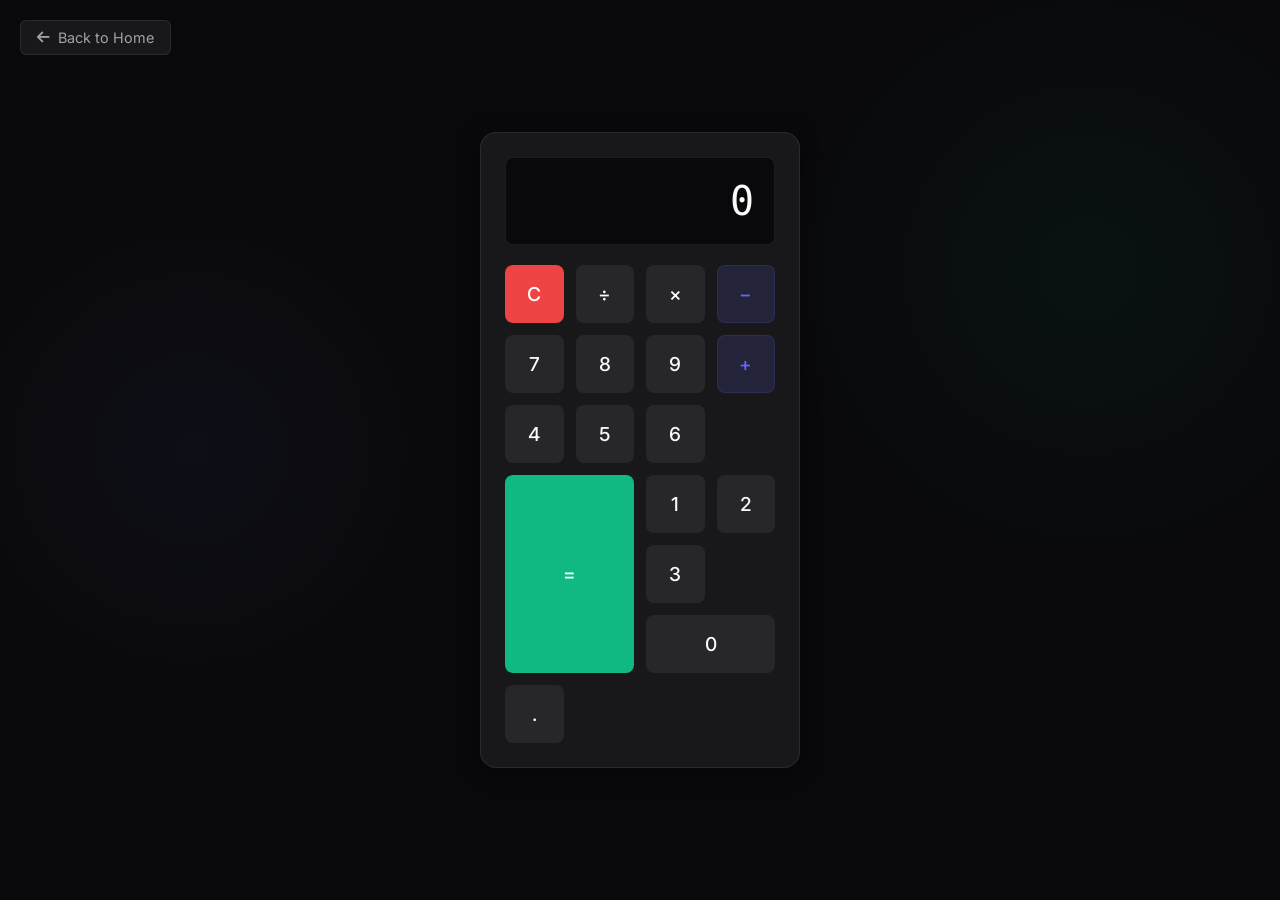
<file: tools/calculator/index.html>
<!DOCTYPE html>
<html lang="en">
<head>
    <meta charset="UTF-8">
    <meta name="viewport" content="width=device-width, initial-scale=1.0">
    <title>Calculator</title>
    <link href="https://fonts.googleapis.com/css2?family=Inter:wght@400;500;600&display=swap" rel="stylesheet">
    <link rel="stylesheet" href="https://cdnjs.cloudflare.com/ajax/libs/font-awesome/6.4.0/css/all.min.css">
    <link rel="stylesheet" href="../../style.css">
    <style>
        * { box-sizing: border-box; margin: 0; padding: 0; }
        body, html {
            height: 100vh;
            display: flex;
            align-items: center;
            justify-content: center;
        }
        .calculator {
            background: var(--surface-color);
            border: 1px solid var(--border-color);
            border-radius: 16px;
            padding: 24px;
            box-shadow: var(--card-shadow);
            width: 320px;
        }
        .display {
            background: #09090b;
            border-radius: 8px;
            border: 1px solid var(--border-color);
            padding: 20px;
            text-align: right;
            font-size: 2.5rem;
            margin-bottom: 20px;
            color: var(--text-primary);
            min-height: 80px;
            word-wrap: break-word;
            font-family: monospace;
        }
        .buttons {
            display: grid;
            grid-template-columns: repeat(4, 1fr);
            gap: 12px;
        }
        button {
            border: 1px solid transparent;
            padding: 16px;
            font-size: 1.2rem;
            border-radius: 8px;
            cursor: pointer;
            font-family: inherit;
            background: var(--hover-bg);
            color: var(--text-primary);
            transition: all 0.2s;
            font-weight: 500;
        }
        button:hover { background: #3f3f46; border-color: var(--border-color); }
        button:active { transform: scale(0.95); }
        .operator { background: var(--accent-glow); color: var(--accent-color); border: 1px solid var(--accent-glow); }
        .operator:hover { background: var(--accent-color); color: white; }
        .equals { background: #10b981; color: white; grid-column: span 2; }
        .equals:hover { background: #059669; }
        .clear { background: #ef4444; color: white; }
        .clear:hover { background: #dc2626; }
        .back-btn {
            position: absolute;
            top: 20px;
            left: 20px;
            text-decoration: none;
            color: var(--text-secondary);
            background: var(--surface-color);
            border: 1px solid var(--border-color);
            padding: 8px 16px;
            border-radius: 6px;
            font-size: 0.9rem;
            transition: all 0.2s;
            display: flex;
            align-items: center;
            gap: 8px;
        }
        .back-btn:hover { color: var(--text-primary); border-color: var(--accent-color); }
    </style>
</head>
<body>
    <a href="../../" class="back-btn"><i class="fa-solid fa-arrow-left"></i> Back to Home</a>
    <div class="calculator">
        <div class="display" id="display">0</div>
        <div class="buttons">
            <button class="clear" onclick="clearDisplay()">C</button>
            <button onclick="append('/')">÷</button>
            <button onclick="append('*')">×</button>
            <button class="operator" onclick="append('-')">−</button>
            
            <button onclick="append('7')">7</button>
            <button onclick="append('8')">8</button>
            <button onclick="append('9')">9</button>
            <button class="operator" onclick="append('+')">+</button>
            
            <button onclick="append('4')">4</button>
            <button onclick="append('5')">5</button>
            <button onclick="append('6')">6</button>
            <button class="equals" style="grid-row: span 3;" onclick="calculate()">=</button>
            
            <button onclick="append('1')">1</button>
            <button onclick="append('2')">2</button>
            <button onclick="append('3')">3</button>
            
            <button style="grid-column: span 2;" onclick="append('0')">0</button>
            <button onclick="append('.')">.</button>
        </div>
    </div>

    <script>
        const display = document.getElementById('display');
        let current = '';

        function append(val) {
            if(current === '0' && val !== '.') current = '';
            current += val;
            updateDisplay();
        }

        function clearDisplay() {
            current = '0';
            updateDisplay();
        }

        function calculate() {
            try {
                // Warning: eval is used for simple demo purposes. In production, use a math parser.
                current = eval(current).toString();
            } catch (e) {
                current = 'Error';
            }
            updateDisplay();
        }

        function updateDisplay() {
            display.innerText = current || '0';
        }
    </script>
</body>
</html>
</file>
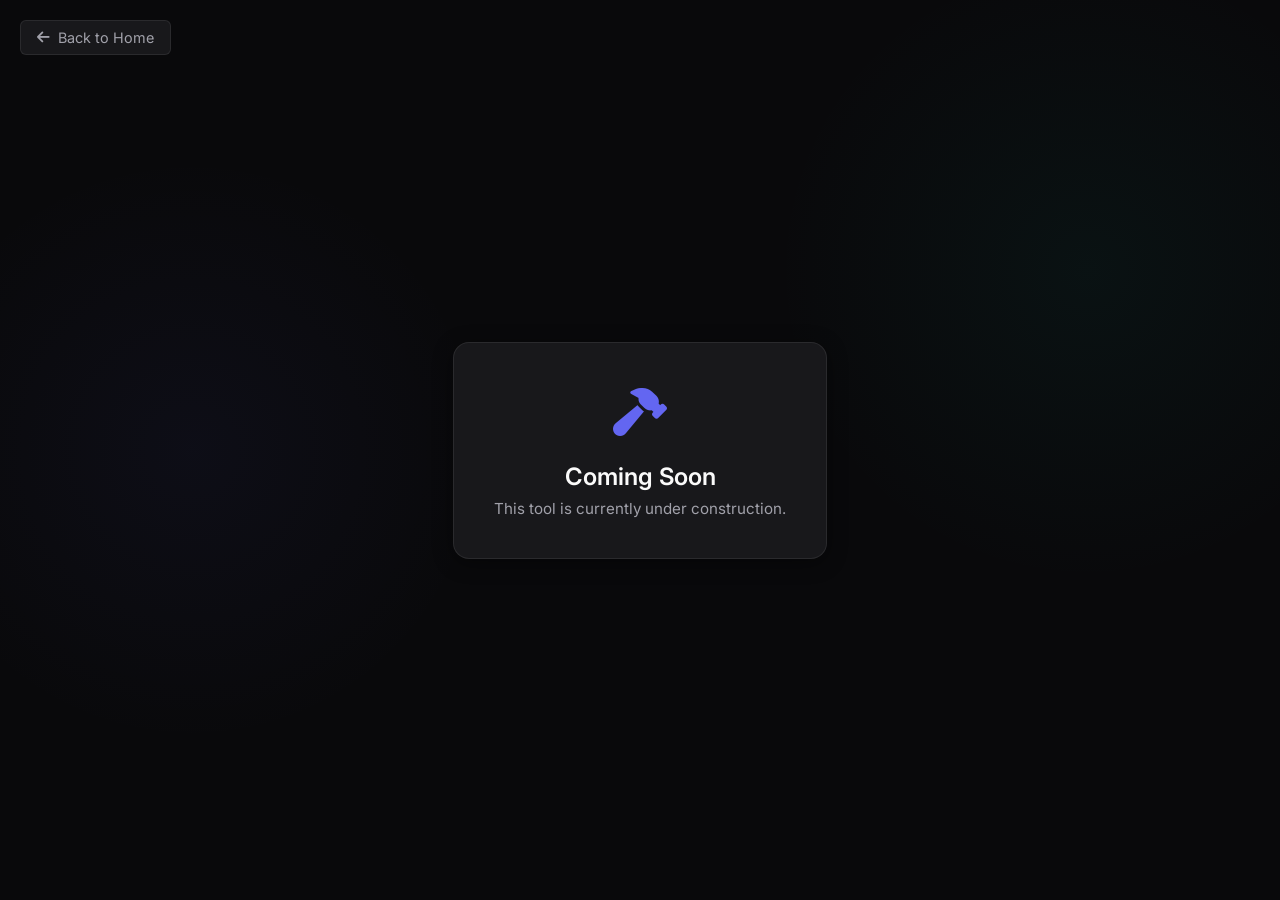
<file: tools/coming-soon/index.html>
<!DOCTYPE html>
<html lang="en">
<head>
    <meta charset="UTF-8">
    <meta name="viewport" content="width=device-width, initial-scale=1.0">
    <title>Coming Soon</title>
    <link href="https://fonts.googleapis.com/css2?family=Inter:wght@400;600&display=swap" rel="stylesheet">
    <link rel="stylesheet" href="https://cdnjs.cloudflare.com/ajax/libs/font-awesome/6.4.0/css/all.min.css">
    <link rel="stylesheet" href="../../style.css">
    <style>
        * { box-sizing: border-box; margin: 0; padding: 0; }
        body, html {
            height: 100vh;
            display: flex;
            align-items: center;
            justify-content: center;
        }
        .container {
            text-align: center;
            padding: 40px;
            background: var(--surface-color);
            border-radius: 16px;
            border: 1px solid var(--border-color);
            box-shadow: var(--card-shadow);
            max-width: 400px;
        }
        .icon {
            font-size: 48px;
            margin-bottom: 20px;
            color: var(--accent-color);
        }
        h1 { font-size: 1.5rem; font-weight: 600; margin-bottom: 8px; color: var(--text-primary); }
        p { color: var(--text-secondary); font-size: 0.95rem; }
        .back-btn {
            position: absolute;
            top: 20px;
            left: 20px;
            text-decoration: none;
            color: var(--text-secondary);
            background: var(--surface-color);
            border: 1px solid var(--border-color);
            padding: 8px 16px;
            border-radius: 6px;
            font-size: 0.9rem;
            transition: all 0.2s;
            display: flex;
            align-items: center;
            gap: 8px;
        }
        .back-btn:hover { color: var(--text-primary); border-color: var(--accent-color); }
    </style>
</head>
<body>
    <a href="../../" class="back-btn"><i class="fa-solid fa-arrow-left"></i> Back to Home</a>
    <div class="container">
        <div class="icon"><i class="fa-solid fa-hammer"></i></div>
        <h1>Coming Soon</h1>
        <p>This tool is currently under construction.</p>
    </div>
</body>
</html>
</file>
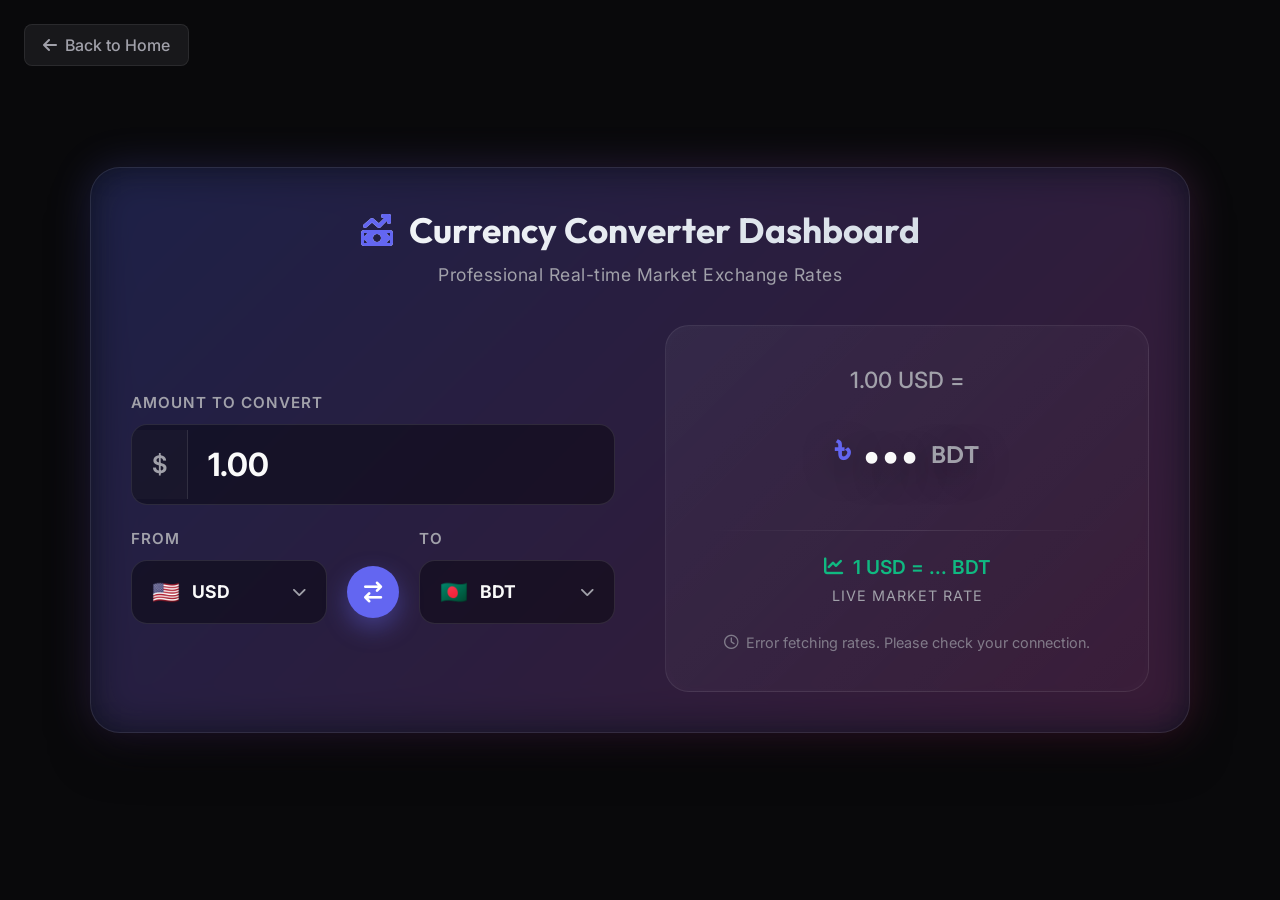
<file: tools/currency-converter/index.html>
<!DOCTYPE html>
<html lang="en">
<head>
    <meta charset="UTF-8">
    <meta name="viewport" content="width=device-width, initial-scale=1.0">
    <title>Live Currency Converter - Tools Planet</title>
    <!-- Google Fonts -->
    <link href="https://fonts.googleapis.com/css2?family=Inter:wght@400;500;600;700&family=Outfit:wght@500;600;700&display=swap" rel="stylesheet">
    <!-- Font Awesome -->
    <link rel="stylesheet" href="https://cdnjs.cloudflare.com/ajax/libs/font-awesome/6.4.0/css/all.min.css">
    <!-- Global Style -->
    <link rel="stylesheet" href="../../style.css">
    <!-- Local Style -->
    <link rel="stylesheet" href="style.css">
</head>
<body>
    <a href="../../" class="back-btn"><i class="fa-solid fa-arrow-left"></i> Back to Home</a>

    <div class="converter-wrapper">
        <div class="converter-box glass">
            <div class="converter-header">
                <h2><i class="fa-solid fa-money-bill-trend-up"></i> Currency Converter Dashboard</h2>
                <p class="subtitle">Professional Real-time Market Exchange Rates</p>
            </div>
            
            <div class="converter-body">
                <!-- Left Column: Inputs -->
                <div class="converter-left">
                    <div class="input-section">
                        <label for="amount">Amount to Convert</label>
                        <div class="amount-input-wrapper">
                            <span class="currency-symbol" id="from-symbol">$</span>
                            <input type="number" id="amount" value="1.00" min="0" step="any" placeholder="Enter amount">
                        </div>
                    </div>

                    <div class="currency-selection-row">
                        <!-- From Currency -->
                        <div class="currency-group">
                            <label>From</label>
                            <div class="custom-select" id="from-select-container">
                                <div class="select-selected" id="from-selected">
                                    <span class="flag-icon" id="from-flag">🇺🇸</span>
                                    <span class="currency-code" id="from-code-display">USD</span>
                                    <i class="fa-solid fa-chevron-down"></i>
                                </div>
                                <div class="select-items hide" id="from-dropdown">
                                    <div class="search-box">
                                        <i class="fa-solid fa-magnifying-glass"></i>
                                        <input type="text" placeholder="Search currency..." id="from-search">
                                    </div>
                                    <div class="options-list" id="from-options-list">
                                        <!-- Options injected via JS -->
                                    </div>
                                </div>
                            </div>
                        </div>

                        <!-- Swap Button -->
                        <div class="swap-wrapper">
                            <button class="swap-btn" id="swap-btn" title="Swap Currencies">
                                <i class="fa-solid fa-arrow-right-arrow-left"></i>
                            </button>
                        </div>

                        <!-- To Currency -->
                        <div class="currency-group">
                            <label>To</label>
                            <div class="custom-select" id="to-select-container">
                                <div class="select-selected" id="to-selected">
                                    <span class="flag-icon" id="to-flag">🇧🇩</span>
                                    <span class="currency-code" id="to-code-display">BDT</span>
                                    <i class="fa-solid fa-chevron-down"></i>
                                </div>
                                <div class="select-items hide" id="to-dropdown">
                                    <div class="search-box">
                                        <i class="fa-solid fa-magnifying-glass"></i>
                                        <input type="text" placeholder="Search currency..." id="to-search">
                                    </div>
                                    <div class="options-list" id="to-options-list">
                                        <!-- Options injected via JS -->
                                    </div>
                                </div>
                            </div>
                        </div>
                    </div>
                </div>

                <!-- Right Column: Results -->
                <div class="converter-right">
                    <div class="result-card glass-panel">
                        <div class="conversion-text">
                            <span id="base-amount-text">1.00 USD =</span>
                        </div>
                        <div class="final-result" id="final-result">
                            <span id="target-symbol">৳</span><span id="converted-amount">...</span> <span id="target-code">BDT</span>
                        </div>
                        
                        <div class="divider"></div>
                        
                        <div class="market-rate-container">
                            <div class="market-rate-info">
                                <i class="fa-solid fa-chart-line"></i> 
                                <span id="rate-info">1 USD = ... BDT</span>
                            </div>
                            <div class="market-status">Live Market Rate</div>
                        </div>
                        
                        <div class="converter-footer">
                            <i class="fa-regular fa-clock"></i>
                            <span id="last-updated">Fetching live rates...</span>
                        </div>
                    </div>
                </div>
            </div>
            
        </div>
    </div>

    <!-- Script -->
    <script src="script.js"></script>
</body>
</html>
</file>
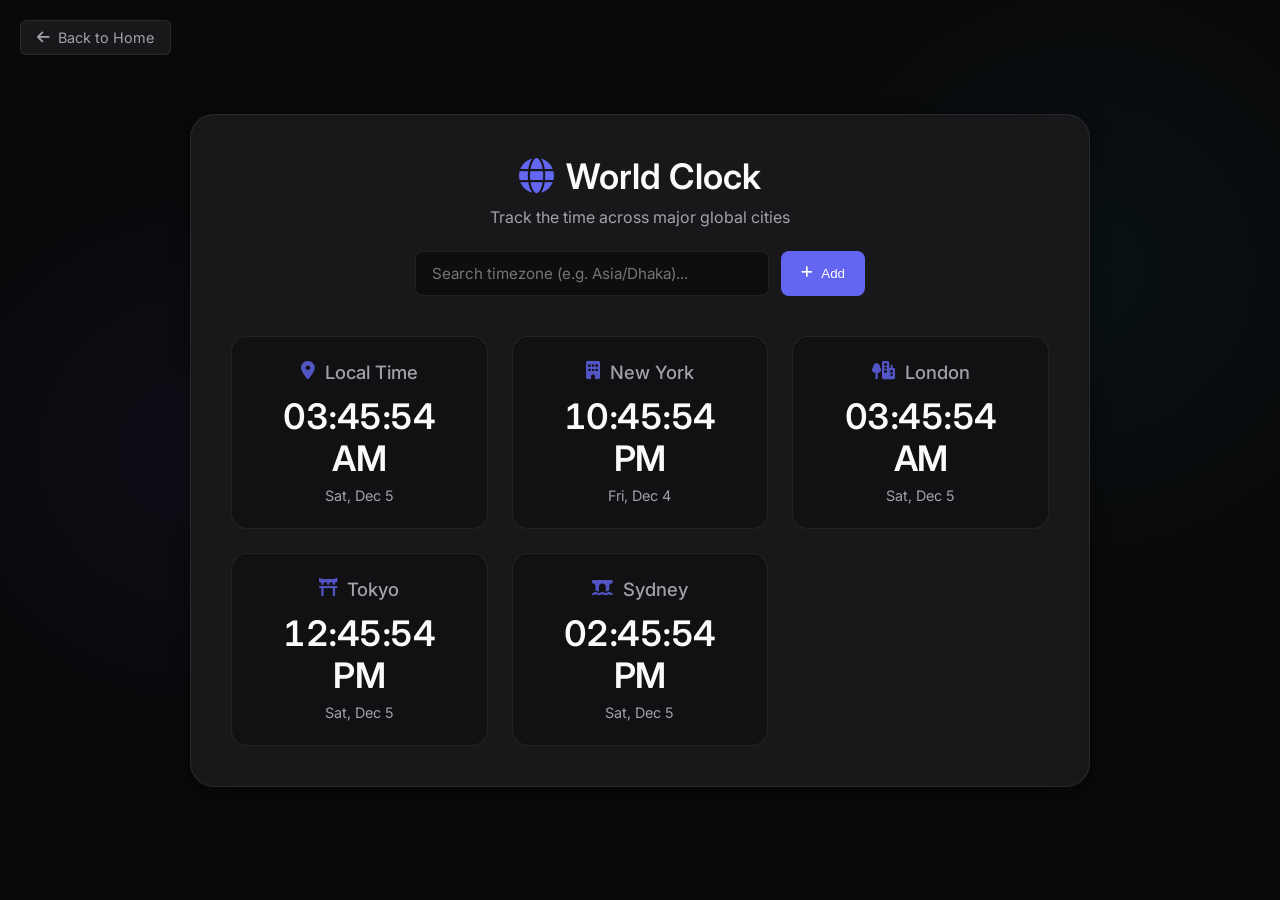
<file: tools/world-clock/index.html>
<!DOCTYPE html>
<html lang="en">
<head>
    <meta charset="UTF-8">
    <meta name="viewport" content="width=device-width, initial-scale=1.0">
    <title>World Clock</title>
    <link href="https://fonts.googleapis.com/css2?family=Inter:wght@400;500;600&display=swap" rel="stylesheet">
    <link rel="stylesheet" href="https://cdnjs.cloudflare.com/ajax/libs/font-awesome/6.4.0/css/all.min.css">
    <link rel="stylesheet" href="../../style.css">
    <style>
        .page-wrapper {
            height: 100vh;
            display: flex;
            align-items: center;
            justify-content: center;
            padding: 20px;
        }
        
        .clock-container {
            background: var(--surface-color);
            border: 1px solid var(--border-color);
            border-radius: 24px;
            padding: 40px;
            box-shadow: var(--card-shadow);
            width: 100%;
            max-width: 900px;
            backdrop-filter: blur(20px);
            -webkit-backdrop-filter: blur(20px);
        }
        
        .header {
            text-align: center;
            margin-bottom: 40px;
        }
        
        .header h1 {
            font-size: 2.2rem;
            font-weight: 600;
            color: var(--text-primary);
            margin-bottom: 10px;
        }
        
        .header h1 i {
            color: var(--accent-color);
            margin-right: 12px;
        }
        
        .header p {
            color: var(--text-secondary);
            font-size: 1rem;
        }
        
        .clocks {
            display: grid;
            grid-template-columns: repeat(auto-fit, minmax(220px, 1fr));
            gap: 24px;
        }
        
        .clock-card {
            background: rgba(9, 9, 11, 0.4);
            border: 1px solid var(--border-color);
            border-radius: 16px;
            padding: 24px;
            text-align: center;
            transition: all 0.3s ease;
            position: relative;
            overflow: hidden;
        }
        
        .clock-card::before {
            content: '';
            position: absolute;
            top: 0;
            left: 0;
            right: 0;
            height: 3px;
            background: var(--accent-color);
            opacity: 0;
            transition: opacity 0.3s ease;
        }
        
        .clock-card:hover {
            transform: translateY(-5px);
            border-color: var(--accent-color);
            box-shadow: 0 8px 30px rgba(0, 0, 0, 0.3), 0 0 15px var(--accent-glow);
            background: var(--hover-bg);
        }
        
        .clock-card:hover::before {
            opacity: 1;
        }
        
        .city {
            font-size: 1.15rem;
            font-weight: 500;
            margin-bottom: 12px;
            color: var(--text-secondary);
            display: flex;
            align-items: center;
            justify-content: center;
            gap: 10px;
        }
        
        .clock-card:hover .city {
            color: var(--text-primary);
        }
        
        .city i {
            color: var(--accent-color);
            opacity: 0.8;
        }
        
        .time {
            font-size: 2.2rem;
            font-weight: 600;
            color: var(--text-primary);
            margin-bottom: 8px;
            font-variant-numeric: tabular-nums;
            letter-spacing: -0.5px;
        }
        
        .date {
            font-size: 0.9rem;
            color: var(--text-secondary);
        }
        
        .back-btn:hover {
            background: var(--hover-bg) !important;
            color: var(--text-primary) !important;
            border-color: var(--accent-color) !important;
            box-shadow: 0 0 15px var(--accent-glow);
        }
        .add-clock-container {
            display: flex;
            gap: 12px;
            max-width: 450px;
            margin: 24px auto 0;
        }
        
        .timezone-input {
            flex-grow: 1;
            padding: 12px 16px;
            border-radius: 8px;
            border: 1px solid var(--border-color);
            background: rgba(9, 9, 11, 0.6);
            color: var(--text-primary);
            font-size: 0.95rem;
            font-family: inherit;
            outline: none;
            transition: all 0.2s ease;
        }
        
        .timezone-input:focus {
            border-color: var(--accent-color);
            box-shadow: 0 0 0 2px var(--accent-glow);
        }
        
        .add-btn {
            background: var(--accent-color);
            color: white;
            border: none;
            padding: 0 20px;
            border-radius: 8px;
            font-weight: 500;
            cursor: pointer;
            transition: all 0.2s ease;
            display: flex;
            align-items: center;
            gap: 8px;
        }
        
        .add-btn:hover {
            background: #4f46e5;
            box-shadow: 0 0 15px var(--accent-glow);
        }
    </style>
</head>
<body>
    <!-- Background and Back Button -->
    <a href="../../index.html" class="back-btn" style="position: absolute; top: 20px; left: 20px; text-decoration: none; color: var(--text-secondary); background: var(--surface-color); border: 1px solid var(--border-color); padding: 8px 16px; border-radius: 6px; font-size: 0.9rem; transition: all 0.2s; display: flex; align-items: center; gap: 8px; z-index: 100;">
        <i class="fa-solid fa-arrow-left"></i> Back to Home
    </a>
    
    <div class="page-wrapper">
        <div class="clock-container glass">
            <div class="header">
                <h1><i class="fa-solid fa-globe"></i>World Clock</h1>
                <p>Track the time across major global cities</p>
                <form id="add-clock-form" class="add-clock-container" onsubmit="addClock(event)">
                    <input type="text" id="timezone-input" class="timezone-input" list="timezone-list" placeholder="Search timezone (e.g. Asia/Dhaka)..." required autocomplete="off">
                    <datalist id="timezone-list"></datalist>
                    <button type="submit" class="add-btn"><i class="fa-solid fa-plus"></i> Add</button>
                </form>
            </div>
            <div class="clocks" id="clocks">
                <!-- Clocks injected via JS -->
            </div>
        </div>
    </div>

    <script>
        const cities = [
            { name: 'Local Time', timeZone: Intl.DateTimeFormat().resolvedOptions().timeZone, icon: 'fa-location-dot' },
            { name: 'New York', timeZone: 'America/New_York', icon: 'fa-building' },
            { name: 'London', timeZone: 'Europe/London', icon: 'fa-tree-city' },
            { name: 'Tokyo', timeZone: 'Asia/Tokyo', icon: 'fa-torii-gate' },
            { name: 'Sydney', timeZone: 'Australia/Sydney', icon: 'fa-bridge-water' }
        ];
        
        const timezoneList = document.getElementById('timezone-list');
        const allTimezones = Intl.supportedValuesOf('timeZone');
        
        allTimezones.forEach(tz => {
            const option = document.createElement('option');
            option.value = tz;
            timezoneList.appendChild(option);
        });

        function addClock(event) {
            event.preventDefault();
            const input = document.getElementById('timezone-input');
            const tz = input.value.trim();
            
            if (allTimezones.includes(tz)) {
                const cityName = tz.split('/').pop().replace(/_/g, ' ');
                cities.push({ name: cityName, timeZone: tz, icon: 'fa-clock' });
                input.value = '';
                updateClocks();
            } else {
                alert('Please select a valid timezone from the dropdown list.');
            }
        }

        function updateClocks() {
            const container = document.getElementById('clocks');
            let html = '';
            
            const now = new Date();

            cities.forEach(city => {
                const timeOptions = { hour: '2-digit', minute: '2-digit', second: '2-digit', timeZone: city.timeZone, hour12: true };
                const dateOptions = { weekday: 'short', month: 'short', day: 'numeric', timeZone: city.timeZone };
                
                const timeString = new Intl.DateTimeFormat('en-US', timeOptions).format(now);
                const dateString = new Intl.DateTimeFormat('en-US', dateOptions).format(now);

                html += `
                    <div class="clock-card">
                        <div class="city"><i class="fa-solid ${city.icon}"></i> ${city.name}</div>
                        <div class="time">${timeString}</div>
                        <div class="date">${dateString}</div>
                    </div>
                `;
            });
            
            container.innerHTML = html;
        }

        updateClocks();
        setInterval(updateClocks, 1000);
    </script>
</body>
</html>
</file>
<file: style.css>
:root {
    --bg-color: #09090b; /* Deep obsidian */
    --surface-color: #18181b; /* Slightly lighter zinc */
    --border-color: rgba(255, 255, 255, 0.08);
    --text-primary: #fafafa;
    --text-secondary: #a1a1aa;
    --accent-color: #6366f1; /* Premium indigo */
    --accent-glow: rgba(99, 102, 241, 0.15);
    --hover-bg: #27272a;
    --card-shadow: 0 4px 20px rgba(0, 0, 0, 0.4);
}

* {
    margin: 0;
    padding: 0;
    box-sizing: border-box;
}

body {
    font-family: 'Inter', -apple-system, BlinkMacSystemFont, 'Segoe UI', Roboto, sans-serif;
    background-color: var(--bg-color);
    color: var(--text-primary);
    min-height: 100vh;
    overflow-x: hidden;
    /* Subtle ambient mesh background effect */
    background-image: radial-gradient(circle at 15% 50%, rgba(99, 102, 241, 0.05), transparent 25%),
                      radial-gradient(circle at 85% 30%, rgba(20, 184, 166, 0.05), transparent 25%);
    -webkit-font-smoothing: antialiased;
}

/* Layout */
.app-container {
    display: flex;
    height: 100vh;
}

/* Premium Surface Utility */
.glass {
    background: var(--surface-color);
    border: 1px solid var(--border-color);
}

/* Sidebar */
.sidebar {
    width: 260px;
    display: flex;
    flex-direction: column;
    padding: 30px 20px;
    flex-shrink: 0;
    border-right: 1px solid var(--border-color);
    background: #09090b; /* Match bg or slightly lighter */
}

.logo {
    display: flex;
    align-items: center;
    gap: 12px;
    margin-bottom: 40px;
    padding: 0 10px;
}

.logo-icon {
    width: 32px;
    height: 32px;
    background: var(--accent-color);
    border-radius: 8px;
    display: flex;
    align-items: center;
    justify-content: center;
    color: white;
    font-size: 14px;
    box-shadow: 0 0 15px var(--accent-glow);
}

.logo h2 {
    font-size: 1.2rem;
    font-weight: 600;
    letter-spacing: -0.5px;
}

#sidebar-nav ul {
    list-style: none;
}

#sidebar-nav li {
    margin-bottom: 6px;
}

#sidebar-nav a {
    display: flex;
    align-items: center;
    gap: 12px;
    padding: 10px 14px;
    text-decoration: none;
    color: var(--text-secondary);
    font-weight: 500;
    font-size: 0.95rem;
    border-radius: 8px;
    transition: all 0.2s ease;
}

#sidebar-nav a i {
    width: 20px;
    text-align: center;
    font-size: 1.1rem;
    opacity: 0.7;
}

#sidebar-nav a:hover {
    background: var(--hover-bg);
    color: var(--text-primary);
}

#sidebar-nav a:hover i {
    opacity: 1;
}

#sidebar-nav li.active a {
    background: var(--surface-color);
    color: var(--text-primary);
    border: 1px solid var(--border-color);
}

#sidebar-nav li.active a i {
    color: var(--accent-color);
    opacity: 1;
}

/* Main Content */
.main-content {
    flex-grow: 1;
    position: relative;
    overflow-y: auto;
    padding: 40px 60px;
}

/* Topbar */
.topbar {
    margin-bottom: 40px;
    display: flex;
    justify-content: space-between;
    align-items: flex-end;
    flex-wrap: wrap;
    gap: 20px;
}

.topbar-left h1 {
    font-size: 2rem;
    font-weight: 600;
    margin-bottom: 6px;
    letter-spacing: -1px;
}

.topbar-left p {
    color: var(--text-secondary);
    font-size: 1rem;
}

.search-container {
    flex-grow: 1;
    max-width: 350px;
    position: relative;
}

.search-icon {
    position: absolute;
    left: 14px;
    top: 50%;
    transform: translateY(-50%);
    color: var(--text-secondary);
    font-size: 0.9rem;
}

.search-bar {
    width: 100%;
    padding: 10px 16px 10px 40px;
    border-radius: 8px;
    border: 1px solid var(--border-color);
    background: var(--surface-color);
    color: var(--text-primary);
    font-size: 0.9rem;
    font-family: inherit;
    outline: none;
    transition: all 0.2s ease;
}

.search-bar::placeholder {
    color: var(--text-secondary);
}

.search-bar:focus {
    border-color: var(--accent-color);
    box-shadow: 0 0 0 2px var(--accent-glow);
}

/* Grid & Cards */
.tools-grid {
    display: grid;
    grid-template-columns: repeat(auto-fill, minmax(260px, 1fr));
    gap: 20px;
}

.tool-card {
    background: var(--surface-color);
    border: 1px solid var(--border-color);
    border-radius: 12px;
    padding: 24px;
    cursor: pointer;
    transition: all 0.2s ease;
    display: flex;
    flex-direction: column;
    align-items: flex-start;
}

.tool-card:hover {
    border-color: var(--accent-color);
    box-shadow: 0 8px 30px rgba(0, 0, 0, 0.5), 0 0 15px var(--accent-glow);
    transform: translateY(-2px);
}

.tool-icon {
    width: 44px;
    height: 44px;
    background: var(--hover-bg);
    border: 1px solid var(--border-color);
    border-radius: 10px;
    margin-bottom: 16px;
    display: flex;
    align-items: center;
    justify-content: center;
    color: var(--accent-color);
    font-size: 20px;
    transition: all 0.2s;
}

.tool-card:hover .tool-icon {
    background: var(--accent-color);
    color: white;
}

.tool-card h3 {
    font-size: 1.1rem;
    font-weight: 600;
    margin-bottom: 6px;
}

.tool-card p {
    color: var(--text-secondary);
    font-size: 0.85rem;
    line-height: 1.5;
}
</file>
<file: tools/currency-converter/style.css>
/* Custom Styles for Currency Converter Dashboard */

body {
    background: var(--bg-color);
    min-height: 100vh;
    display: flex;
    justify-content: center;
    align-items: center;
    padding: 20px;
    margin: 0;
}

.back-btn {
    position: fixed;
    top: 24px;
    left: 24px;
    color: var(--text-secondary);
    text-decoration: none;
    display: flex;
    align-items: center;
    gap: 8px;
    padding: 10px 18px;
    background: var(--surface-color);
    border: 1px solid var(--border-color);
    border-radius: 8px;
    font-weight: 500;
    transition: all 0.3s ease;
    z-index: 100;
    backdrop-filter: blur(10px);
}

.back-btn:hover {
    color: var(--text-primary);
    border-color: var(--accent-color);
    box-shadow: 0 4px 12px rgba(99, 102, 241, 0.2);
    transform: translateY(-2px);
}

.converter-wrapper {
    width: 100%;
    max-width: 1100px; /* Much wider for dashboard look */
    animation: slideUp 0.5s ease-out;
    display: flex;
    justify-content: center;
}

@keyframes slideUp {
    from { opacity: 0; transform: translateY(20px); }
    to { opacity: 1; transform: translateY(0); }
}

.converter-box {
    width: 100%;
    padding: 40px;
    border-radius: 30px;
    background: rgba(15, 23, 42, 0.6);
    border: 1px solid rgba(255, 255, 255, 0.1);
    box-shadow: 0 25px 50px -12px rgba(0, 0, 0, 0.6);
    position: relative;
    backdrop-filter: blur(20px);
}

.converter-box::before {
    content: '';
    position: absolute;
    top: -2px;
    left: -2px;
    right: -2px;
    bottom: -2px;
    background: linear-gradient(135deg, var(--accent-color), #ec4899);
    z-index: -1;
    border-radius: 32px;
    opacity: 0.2;
    filter: blur(20px);
}

.converter-header {
    text-align: center;
    margin-bottom: 40px;
}

.converter-header h2 {
    font-family: 'Outfit', sans-serif;
    font-size: 2.2rem;
    font-weight: 700;
    margin-bottom: 12px;
    background: linear-gradient(135deg, #fff, #cbd5e1);
    -webkit-background-clip: text;
    -webkit-text-fill-color: transparent;
    display: flex;
    align-items: center;
    justify-content: center;
    gap: 16px;
}

.converter-header h2 i {
    color: var(--accent-color);
    -webkit-text-fill-color: initial;
    font-size: 2rem;
}

.converter-header .subtitle {
    color: var(--text-secondary);
    font-size: 1.1rem;
    letter-spacing: 0.5px;
}

/* Dashboard Grid Layout */
.converter-body {
    display: grid;
    grid-template-columns: 1fr 1fr;
    gap: 50px;
    align-items: center;
}

/* Left Column Styling */
.converter-left {
    display: flex;
    flex-direction: column;
    gap: 24px;
}

.input-section label, .currency-group label {
    display: block;
    margin-bottom: 12px;
    color: var(--text-secondary);
    font-size: 0.95rem;
    font-weight: 600;
    text-transform: uppercase;
    letter-spacing: 1px;
}

.amount-input-wrapper {
    position: relative;
    display: flex;
    align-items: center;
    background: rgba(0, 0, 0, 0.4);
    border: 1px solid rgba(255, 255, 255, 0.1);
    border-radius: 16px;
    overflow: hidden;
    transition: all 0.3s ease;
}

.amount-input-wrapper:focus-within {
    border-color: var(--accent-color);
    box-shadow: 0 0 0 4px rgba(99, 102, 241, 0.2);
    background: rgba(0, 0, 0, 0.6);
}

.currency-symbol {
    padding: 20px;
    color: var(--text-secondary);
    font-size: 1.5rem;
    font-weight: 600;
    border-right: 1px solid rgba(255, 255, 255, 0.1);
    background: rgba(255, 255, 255, 0.02);
}

#amount {
    flex: 1;
    background: transparent;
    border: none;
    color: var(--text-primary);
    font-size: 2rem;
    font-weight: 700;
    padding: 20px;
    outline: none;
    font-family: 'Inter', sans-serif;
    width: 100%;
}

input::-webkit-outer-spin-button,
input::-webkit-inner-spin-button {
  -webkit-appearance: none;
  margin: 0;
}
input[type=number] {
  -moz-appearance: textfield;
}

.currency-selection-row {
    display: flex;
    align-items: flex-end;
    gap: 20px;
    position: relative;
}

.currency-group {
    flex: 1;
    position: relative;
}

.swap-wrapper {
    display: flex;
    justify-content: center;
    align-items: center;
    padding-bottom: 6px; /* Align with dropdowns */
}

.swap-btn {
    width: 52px;
    height: 52px;
    border-radius: 50%;
    background: var(--accent-color);
    color: white;
    border: none;
    display: flex;
    justify-content: center;
    align-items: center;
    font-size: 1.3rem;
    cursor: pointer;
    transition: all 0.3s cubic-bezier(0.175, 0.885, 0.32, 1.275);
    box-shadow: 0 10px 25px rgba(99, 102, 241, 0.4);
    z-index: 5;
}

.swap-btn:hover {
    transform: rotate(180deg) scale(1.15);
    background: #4f46e5;
    box-shadow: 0 15px 35px rgba(99, 102, 241, 0.6);
}

.swap-btn:active {
    transform: rotate(180deg) scale(0.95);
}

/* Custom Select Styling */
.custom-select {
    position: relative;
    width: 100%;
}

.select-selected {
    background: rgba(0, 0, 0, 0.4);
    border: 1px solid rgba(255, 255, 255, 0.1);
    border-radius: 16px;
    padding: 16px 20px;
    display: flex;
    align-items: center;
    gap: 12px;
    cursor: pointer;
    transition: all 0.3s ease;
    height: 64px;
}

.select-selected:hover {
    border-color: rgba(255, 255, 255, 0.3);
    background: rgba(0, 0, 0, 0.6);
}

.select-selected i {
    margin-left: auto;
    color: var(--text-secondary);
    font-size: 0.9rem;
    transition: transform 0.3s ease;
}

.select-selected.active {
    border-color: var(--accent-color);
    box-shadow: 0 0 0 3px rgba(99, 102, 241, 0.2);
}

.select-selected.active i {
    transform: rotate(180deg);
}

.flag-icon {
    font-size: 1.4rem;
    line-height: 1;
}

.currency-code {
    font-weight: 700;
    font-size: 1.1rem;
    color: var(--text-primary);
}

.select-items {
    position: absolute;
    top: calc(100% + 12px);
    left: 0;
    right: 0;
    background: #0f172a;
    border: 1px solid rgba(255, 255, 255, 0.1);
    border-radius: 16px;
    box-shadow: 0 20px 40px rgba(0,0,0,0.6);
    z-index: 99;
    overflow: hidden;
    opacity: 1;
    visibility: visible;
    transform: translateY(0);
    transition: all 0.2s cubic-bezier(0.175, 0.885, 0.32, 1.275);
}

.select-items.hide {
    opacity: 0;
    visibility: hidden;
    transform: translateY(-10px) scale(0.95);
    pointer-events: none;
}

.search-box {
    padding: 16px;
    border-bottom: 1px solid rgba(255, 255, 255, 0.05);
    display: flex;
    align-items: center;
    gap: 12px;
    background: rgba(0,0,0,0.3);
}

.search-box i {
    color: var(--text-secondary);
}

.search-box input {
    background: transparent;
    border: none;
    color: var(--text-primary);
    width: 100%;
    outline: none;
    font-family: inherit;
    font-size: 1rem;
}

.options-list {
    max-height: 300px;
    overflow-y: auto;
}

.options-list::-webkit-scrollbar {
    width: 6px;
}
.options-list::-webkit-scrollbar-track {
    background: rgba(0,0,0,0.2);
}
.options-list::-webkit-scrollbar-thumb {
    background: var(--border-color);
    border-radius: 3px;
}

.option-item {
    padding: 14px 20px;
    display: flex;
    align-items: center;
    gap: 16px;
    cursor: pointer;
    transition: background 0.2s ease;
}

.option-item:hover {
    background: rgba(99, 102, 241, 0.15);
}

.option-item .currency-name {
    color: var(--text-secondary);
    font-size: 0.95rem;
    white-space: nowrap;
    overflow: hidden;
    text-overflow: ellipsis;
}

/* Right Column (Results) Styling */
.converter-right {
    height: 100%;
    display: flex;
}

.glass-panel {
    background: linear-gradient(135deg, rgba(255,255,255,0.05), rgba(255,255,255,0.01));
    border-radius: 24px;
    padding: 40px;
    border: 1px solid rgba(255, 255, 255, 0.08);
    display: flex;
    flex-direction: column;
    justify-content: center;
    align-items: center;
    text-align: center;
    width: 100%;
    box-shadow: inset 0 0 20px rgba(255, 255, 255, 0.02);
}

.conversion-text {
    color: var(--text-secondary);
    font-size: 1.4rem;
    margin-bottom: 12px;
    font-weight: 500;
}

.final-result {
    font-family: 'Outfit', sans-serif;
    font-size: 4rem;
    font-weight: 700;
    color: var(--text-primary);
    margin-bottom: 30px;
    word-break: break-all;
    display: flex;
    align-items: baseline;
    justify-content: center;
    gap: 12px;
    line-height: 1.1;
    text-shadow: 0 10px 30px rgba(0,0,0,0.5);
}

#target-symbol {
    font-size: 2.5rem;
    color: var(--accent-color);
}

#target-code {
    font-size: 1.5rem;
    color: var(--text-secondary);
    font-weight: 600;
}

.divider {
    width: 100%;
    height: 1px;
    background: linear-gradient(90deg, transparent, rgba(255,255,255,0.1), transparent);
    margin: 24px 0;
}

.market-rate-container {
    display: flex;
    flex-direction: column;
    gap: 8px;
    margin-bottom: 30px;
}

.market-rate-info {
    display: inline-flex;
    align-items: center;
    justify-content: center;
    gap: 10px;
    color: #10b981;
    font-size: 1.2rem;
    font-weight: 600;
}

.market-status {
    color: var(--text-secondary);
    font-size: 0.9rem;
    text-transform: uppercase;
    letter-spacing: 1px;
}

.converter-footer {
    display: flex;
    align-items: center;
    gap: 8px;
    color: var(--text-secondary);
    font-size: 0.9rem;
    opacity: 0.7;
}

/* Responsive Adjustments */
@media (max-width: 900px) {
    .converter-body {
        grid-template-columns: 1fr;
        gap: 30px;
    }
    
    .converter-box {
        padding: 30px 20px;
    }
    
    .final-result {
        font-size: 3rem;
    }
}

@media (max-width: 600px) {
    .currency-selection-row {
        flex-direction: column;
        align-items: stretch;
        gap: 16px;
    }
    
    .swap-wrapper {
        position: absolute;
        top: 50%;
        left: 50%;
        transform: translate(-50%, -50%);
        z-index: 10;
        padding: 0;
    }
    
    .swap-btn {
        width: 44px;
        height: 44px;
        font-size: 1.1rem;
        transform: rotate(90deg);
    }
    
    .swap-btn:hover {
        transform: rotate(270deg) scale(1.1);
    }
    
    .swap-btn:active {
        transform: rotate(270deg) scale(0.95);
    }
    
    .final-result {
        font-size: 2.5rem;
    }
    
    .converter-header h2 {
        font-size: 1.8rem;
    }
}
</file>
